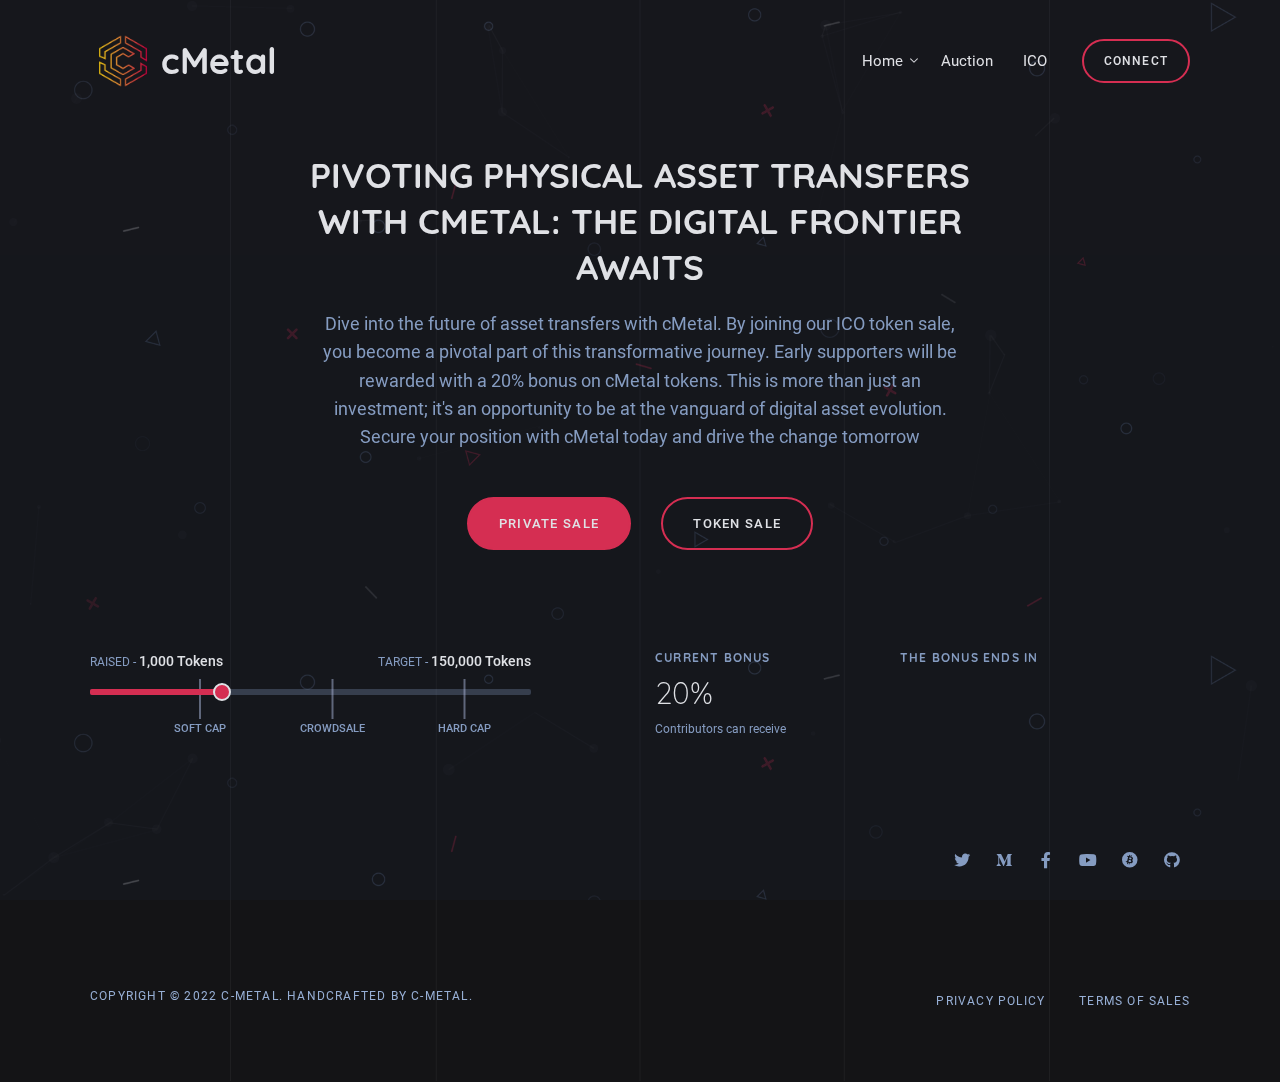
<file: ico.html>
<!DOCTYPE html>
<html lang="zxx" class="js">
  
<!-- Mirrored from cmetal.link/ico.html by HTTrack Website Copier/3.x [XR&CO'2014], Wed, 04 Oct 2023 08:53:21 GMT -->
<head>
    <meta charset="utf-8" />
    <meta name="author" content="Softnio" />
    <meta
      name="viewport"
      content="width=device-width, initial-scale=1, shrink-to-fit=no"
    />
    <meta name="description" content="" />
    <!-- Fav Icon  -->
    <link rel="icon" href="favicons/favicon.ico" />
    <link rel="apple-touch-icon" href="favicons/apple-touch-icon.png" />
    <!--
      manifest.json provides metadata used when your web app is installed on a
      user's mobile device or desktop. See https://developers.google.com/web/fundamentals/web-app-manifest/
    -->
    <link rel="manifest" href="favicons/manifest.json" />
    <!-- Site Title  -->
    <title>cMetal | ICO</title>
    <!-- Bundle and Base CSS -->
    <link rel="stylesheet" href="assets/css/vendor.bundlea166.css?ver=200" />
    <link rel="stylesheet" href="assets/css/style-azaleaa166.css?ver=200" />
    <!-- Extra CSS -->
    <link rel="stylesheet" href="assets/css/themea166.css?ver=200" />
  </head>

  <body class="nk-body body-wider bg-theme">
    <div class="nk-wrap">
      <header
        class="nk-header page-header is-transparent is-sticky is-dark"
        id="header"
      >
        <!-- Header @s -->
        <div class="header-main">
          <div class="header-container container container-xxl">
            <div class="header-wrap">
              <!-- Logo @s -->
              <div
                class="header-logo logo animated"
                data-animate="fadeInDown"
                data-delay=".6"
              >
                <a href="index-2.html" class="logo-link">
                  <img
                    class="logo-dark"
                    src="images/logo/logo.png"
                    alt="logo"
                  />
                  <img
                    class="logo-light"
                    src="images/logo/logo.png"
                    alt="logo"
                  />
                  <h2 class="brand-name">cMetal</h2>
                </a>
              </div>
              <!-- Menu Toogle @s -->
              <div class="header-nav-toggle">
                <a
                  href="#"
                  class="navbar-toggle"
                  data-menu-toggle="header-menu"
                >
                  <div class="toggle-line">
                    <span></span>
                  </div>
                </a>
              </div>
              <!-- Menu @s -->
              <div
                class="header-navbar animated"
                data-animate="fadeInDown"
                data-delay=".6"
              >
                <nav class="header-menu" id="header-menu">
                  <ul class="menu">
                    <li class="menu-item has-sub">
                      <a
                        class="menu-link nav-link menu-toggle"
                        href="index-2.html"
                        >Home</a
                      >
                      <div class="menu-sub menu-drop menu-mega menu-mega-2clmn">
                        <div class="menu-mega-innr">
                          <ul class="menu-mega-list">
                            <li class="menu-item">
                              <a href="index-2.html#!ecosystems">Ecosystems</a>
                            </li>
                            <li class="menu-item">
                              <a href="index-2.html#!tokensale">Tokens</a>
                            </li>
                            <li class="menu-item">
                              <a href="index-2.html#!roadmap">Roadmap</a>
                            </li>
                            <li class="menu-item">
                              <a href="index-2.html#!our-partners"
                                >Our Partners</a
                              >
                            </li>
                            <!-- <li class="menu-item">
                              <a href="index.html#!press-news-section"
                                >In press</a
                              >
                            </li> -->
                          </ul>
                          <ul class="menu-mega-list">
                            <li class="menu-item">
                              <a href="index-2.html#!press-news-section">News</a>
                            </li>
                            <li class="menu-item">
                              <a href="index-2.html#!faqs">FAQS</a>
                            </li>
                            <li class="menu-item">
                              <a href="index-2.html#!contact">Contact Us</a>
                            </li>
                          </ul>
                        </div>
                      </div>
                    </li>
                    <li class="menu-item">
                      <a class="menu-link nav-link" href="auction.html"
                        >Auction</a
                      >
                      <!-- <div class="menu-sub menu-drop menu-mega menu-mega-2clmn">
                                          <div class="menu-mega-innr">
                                              <ul class="menu-mega-list">
                                                  <li class="menu-item"><a class="menu-link nav-link" href="page-about.html">About Us - Base</a></li>
                                                  <li class="menu-item"><a class="menu-link nav-link" href="page-about-v2.html">About Us - Linum</a></li>
                                                  <li class="menu-item"><a class="menu-link nav-link" href="page-about-v3.html">About Us - Cyanus<span class="badge badge-dot"></span></a></li>
                                                  <li class="menu-item"><a class="menu-link nav-link" href="page-team.html">Our Teams</a></li>
                                                  <li class="menu-item"><a class="menu-link nav-link" href="page-wallets.html">Wallets -v1</a></li>
                                                  <li class="menu-item"><a class="menu-link nav-link" href="page-wallets-v2.html">Wallets -v2</a></li>
                                                  <li class="menu-item"><a class="menu-link nav-link" href="page-features.html">Features</a></li>
                                                  <li class="menu-item"><a class="menu-link nav-link" href="page-token-sale.html">Token Sale</a></li>
                                                  <li class="menu-item"><a class="menu-link nav-link" href="page-roadmap.html">Roadmap</a></li>
                                              </ul>
                                              <ul class="menu-mega-list">
                                                  <li class="menu-item"><a class="menu-link nav-link" href="page-download.html">Download</a></li>
                                                  <li class="menu-item"><a class="menu-link nav-link" href="page-faq.html">FAQs</a></li>
                                                  <li class="menu-item"><a class="menu-link nav-link" href="page-contact.html">Contact - Base</a></li>
                                                  <li class="menu-item"><a class="menu-link nav-link" href="page-contact-v2.html">Contact - Cyanus<span class="badge badge-dot"></span></a></li>
                                                  <li class="menu-item"><a class="menu-link nav-link" href="page-exchange.html">Exchange - Cyanus<span class="badge badge-dot"></span></a></li>
                                                  <li class="menu-item"><a class="menu-link nav-link" href="page-partner.html">Partner - Cyanus<span class="badge badge-dot"></span></a></li>
                                                  <li class="menu-item"><a class="menu-link nav-link" href="page-mission.html">Mission - Cyanus<span class="badge badge-dot"></span></a></li>
                                                  <li class="menu-item"><a class="menu-link nav-link" href="page-career.html">Career - Cyanus<span class="badge badge-dot"></span></a></li>
                                              </ul>
                                          </div>
                                      </div> -->
                    </li>
                    <li class="menu-item">
                      <a class="menu-link nav-link" href="ico.html">ICO</a>
                      <!-- <div class="menu-sub menu-drop menu-mega menu-mega-2clmn">
                                          <div class="menu-mega-innr">
                                              <ul class="menu-mega-list">
                                                  <li class="menu-item"><a class="menu-link nav-link" href="page-about.html">About Us - Base</a></li>
                                                  <li class="menu-item"><a class="menu-link nav-link" href="page-about-v2.html">About Us - Linum</a></li>
                                                  <li class="menu-item"><a class="menu-link nav-link" href="page-about-v3.html">About Us - Cyanus<span class="badge badge-dot"></span></a></li>
                                                  <li class="menu-item"><a class="menu-link nav-link" href="page-team.html">Our Teams</a></li>
                                                  <li class="menu-item"><a class="menu-link nav-link" href="page-wallets.html">Wallets -v1</a></li>
                                                  <li class="menu-item"><a class="menu-link nav-link" href="page-wallets-v2.html">Wallets -v2</a></li>
                                                  <li class="menu-item"><a class="menu-link nav-link" href="page-features.html">Features</a></li>
                                                  <li class="menu-item"><a class="menu-link nav-link" href="page-token-sale.html">Token Sale</a></li>
                                                  <li class="menu-item"><a class="menu-link nav-link" href="page-roadmap.html">Roadmap</a></li>
                                              </ul>
                                              <ul class="menu-mega-list">
                                                  <li class="menu-item"><a class="menu-link nav-link" href="page-download.html">Download</a></li>
                                                  <li class="menu-item"><a class="menu-link nav-link" href="page-faq.html">FAQs</a></li>
                                                  <li class="menu-item"><a class="menu-link nav-link" href="page-contact.html">Contact - Base</a></li>
                                                  <li class="menu-item"><a class="menu-link nav-link" href="page-contact-v2.html">Contact - Cyanus<span class="badge badge-dot"></span></a></li>
                                                  <li class="menu-item"><a class="menu-link nav-link" href="page-exchange.html">Exchange - Cyanus<span class="badge badge-dot"></span></a></li>
                                                  <li class="menu-item"><a class="menu-link nav-link" href="page-partner.html">Partner - Cyanus<span class="badge badge-dot"></span></a></li>
                                                  <li class="menu-item"><a class="menu-link nav-link" href="page-mission.html">Mission - Cyanus<span class="badge badge-dot"></span></a></li>
                                                  <li class="menu-item"><a class="menu-link nav-link" href="page-career.html">Career - Cyanus<span class="badge badge-dot"></span></a></li>
                                              </ul>
                                          </div>
                                      </div> -->
                    </li>
                    <!-- <li class="menu-item has-sub">
                                      <a class="menu-link nav-link menu-toggle" href="#">Blog & Misc</a>
                                      <ul class="menu-sub menu-drop">
                                          <li class="menu-item has-sub">
                                              <a class="menu-link nav-link menu-toggle" href="#">Blog Pages</a>
                                              <ul class="menu-sub menu-drop">
                                                  <li class="menu-item"><a class="menu-link nav-link" href="blog-3clmn.html">Blog 3 Column</a></li>
                                                  <li class="menu-item"><a class="menu-link nav-link" href="blog-sidebar-left.html">Blog Sidebar - Left</a></li>
                                                  <li class="menu-item"><a class="menu-link nav-link" href="blog-sidebar-right.html">Blog Sidebar - Right</a></li>
                                                  <li class="menu-item"><a class="menu-link nav-link" href="blog-details.html">Blog Single - Sidebar</a></li>
                                                  <li class="menu-item"><a class="menu-link nav-link" href="blog-details-full.html">Blog Single - Full Width</a></li>
                                              </ul>
                                          </li>
                                          <li class="menu-item has-sub">
                                              <a class="menu-link nav-link menu-toggle" href="#">Auth Pages</a>
                                              <ul class="menu-sub menu-drop">
                                                  <li class="menu-item"><a class="menu-link nav-link" href="page-login.html">Login - v1</a></li>
                                                  <li class="menu-item"><a class="menu-link nav-link" href="page-register.html">Register - v1</a></li>
                                                  <li class="menu-item"><a class="menu-link nav-link" href="page-reset.html">Reset - v1</a></li>
                                                  <li class="menu-item"><a class="menu-link nav-link" href="page-login-v2.html">Login - v2</a></li>
                                                  <li class="menu-item"><a class="menu-link nav-link" href="page-register-v2.html">Register - v2</a></li>
                                                  <li class="menu-item"><a class="menu-link nav-link" href="page-reset-v2.html">Reset - v2</a></li>
                                              </ul>
                                          </li>
                                          <li class="menu-item has-sub">
                                              <a class="menu-link nav-link menu-toggle" href="#">Coming Soon</a>
                                              <ul class="menu-sub menu-drop">
                                                  <li class="menu-item"><a class="menu-link nav-link" href="coming-soon-azalea.html" target="_blank">Coming Soon - Azalea</a></li>
                                                  <li class="menu-item"><a class="menu-link nav-link" href="coming-soon-gentian.html" target="_blank">Coming Soon - Gentian</a></li>
                                                  <li class="menu-item"><a class="menu-link nav-link" href="coming-soon-gentian-alt.html" target="_blank">Coming Soon - Gentian Alt</a></li>
                                                  <li class="menu-item"><a class="menu-link nav-link" href="coming-soon-dark.html" target="_blank">Coming Soon - Dark</a></li>
                                                  <li class="menu-item"><a class="menu-link nav-link" href="coming-soon-light.html" target="_blank">Coming Soon - Light</a></li>
                                              </ul>
                                          </li>
                                          <li class="menu-item has-sub">
                                              <a class="menu-link nav-link menu-toggle" href="#">Error 404</a>
                                              <ul class="menu-sub menu-drop">
                                                  <li class="menu-item"><a class="menu-link nav-link" href="error-404-gentian.html" target="_blank">404 - Gentian</a></li>
                                                  <li class="menu-item"><a class="menu-link nav-link" href="error-404-gentian-alt.html" target="_blank">404 - Gentian Alt</a></li>
                                                  <li class="menu-item"><a class="menu-link nav-link" href="error-404-azalea.html" target="_blank">404 - Azalea</a></li>
                                                  <li class="menu-item"><a class="menu-link nav-link" href="error-404-dark.html" target="_blank">404 - Dark</a></li>
                                                  <li class="menu-item"><a class="menu-link nav-link" href="error-404-light.html" target="_blank">404 - Light</a></li>
                                              </ul>
                                          </li>
                                      </ul>
                                  </li>
                                  <li class="menu-item has-sub">
                                      <a class="menu-link nav-link menu-toggle" href="#">Elements</a>
                                      <div class="menu-sub menu-drop menu-mega menu-mega-2clmn">
                                          <div class="menu-mega-innr">
                                              <ul class="menu-mega-list">
                                                  <li class="menu-item"><a href="element-alert.html">Alert</a></li>
                                                  <li class="menu-item"><a href="element-button.html">Buttons</a></li>
                                                  <li class="menu-item"><a href="element-content.html">Contents</a></li>
                                                  <li class="menu-item"><a href="element-table.html">Tables</a></li>
                                                  <li class="menu-item"><a href="element-video.html">Videos</a></li>
                                                  <li class="menu-item"><a href="element-typography.html">Typography</a></li>
                                                  <li class="menu-item"><a href="element-progress-bar.html">Progress Bar</a></li>
                                                  <li class="menu-item"><a href="element-form.html">Form Elements</a></li>
                                                  <li class="menu-item"><a href="element-icon.html">Custom Icons<span class="badge badge-xs badge-info">v1.6.2</span></a></li>
                                              </ul>
                                              <ul class="menu-mega-list">
                                                  <li class="menu-item"><a href="element-tab.html">Tabs</a></li>
                                                  <li class="menu-item"><a href="element-grid.html">Grids</a></li>
                                                  <li class="menu-item"><a href="element-color.html">Colors</a></li>
                                                  <li class="menu-item"><a href="element-modal.html">Modals</a></li>
                                                  <li class="menu-item"><a href="element-chart.html">Charts</a></li>
                                                  <li class="menu-item"><a href="element-notification.html">Notification</a></li>
                                                  <li class="menu-item"><a href="element-countdown.html">Countdown</a></li>
                                                  <li class="menu-item"><a href="element-accordion.html">Accordions</a></li>
                                              </ul>
                                          </div>
                                      </div>
                                  </li>
                                  <li class="menu-item has-sub">
                                      <a class="menu-link nav-link menu-toggle" href="#">Blocks</a>
                                      <div class="menu-sub menu-drop menu-mega menu-mega-2clmn">
                                          <div class="menu-mega-innr">
                                              <ul class="menu-mega-list">
                                                  <li class="menu-item"><a href="block-navbar.html">Navbar</a></li>
                                                  <li class="menu-item"><a href="block-page-header.html">Page Header</a></li>
                                                  <li class="menu-item"><a href="block-footer.html">Footer</a></li>
                                                  <li class="menu-item"><a href="block-team.html">Team</a></li>
                                                  <li class="menu-item"><a href="block-banner.html">Banner <span class="badge badge-xs badge-hot">Hot</span></a></li>
                                                  <li class="menu-item"><a href="block-faq.html">FAQs</a></li>
                                                  <li class="menu-item"><a href="block-subscribe.html">Subscribe</a></li>
                                              </ul>
                                              <ul class="menu-mega-list">
                                                  <li class="menu-item"><a href="block-roadmap.html">Roadmaps</a></li>
                                                  <li class="menu-item"><a href="block-partner.html">Partners</a></li>
                                                  <li class="menu-item"><a href="block-token-info.html">Token Info</a></li>
                                                  <li class="menu-item"><a href="block-feature-card.html">Features Card</a></li>
                                                  <li class="menu-item"><a href="block-feature-panel.html">Features Panel</a></li>
                                                  <li class="menu-item"><a href="block-auth.html">Login / Register</a></li>
                                                  <li class="menu-item"><a href="block-contact.html">Contact</a></li>
                                              </ul>
                                          </div>
                                      </div>
                                  </li> -->
                  </ul>
                  <ul class="menu-btns">
                    <li>
                      <a
                        class="btn btn-md btn-thin btn-outline btn-auto btn-primary btn-round no-change"
                        ><span>Connect</span></a
                      >
                    </li>
                  </ul>
                </nav>
              </div>
              <!-- .header-navbar @e -->
            </div>
          </div>
        </div>
        <!-- .header-main @e -->
        <div class="banner banner-fs tc-light">
          <div class="nk-block nk-block-header nk-block-sm my-auto">
            <div class="container pt-5">
              <div class="banner-caption text-center">
                <h1
                  class="title title-xl-2 ttu animated"
                  data-animate="fadeInUp"
                  data-delay="0.7"
                >
                PIVOTING PHYSICAL ASSET TRANSFERS WITH CMETAL: THE DIGITAL 
                FRONTIER AWAITS
                </h1>
                <div class="row justify-content-center pb-3">
                  <div class="col-sm-11 col-xl-11 col-xxl-8">
                    <p
                      class="lead animated"
                      data-animate="fadeInUp"
                      data-delay="0.8"
                    >
                    Dive into the future of asset transfers with cMetal. By joining our ICO token sale, you 
                    become a pivotal part of this transformative journey. Early supporters will be rewarded with 
                    a 20% bonus on cMetal tokens. This is more than just an investment; it's an opportunity to 
                    be at the vanguard of digital asset evolution. Secure your position with cMetal today and 
                    drive the change tomorrow
                    </p>
                  </div>
                </div>
                <div class="cpn-action">
                  <ul class="btn-grp mx-auto">
                    <li
                      class="animated"
                      data-animate="fadeInUp"
                      data-delay="0.9"
                    >
                      <a href="#" class="btn btn-primary btn-round"
                        >PRIVATE SALE</a
                      >
                    </li>
                    <li class="animated" data-animate="fadeInUp" data-delay="1">
                      <a
                        href="#tokensale"
                        class="menu-link btn btn-round btn-outline btn-primary"
                        >TOKEN SALE</a
                      >
                    </li>
                  </ul>
                </div>
              </div>
            </div>
          </div>
          <div class="nk-block nk-block-status">
            <div class="container container-xxl">
              <div class="row gutter-vr-40px justify-content-between">
                <div class="col-xxl-6 col-xl-5 col-lg-5">
                  <div
                    class="progress-wrap progress-wrap-point animated"
                    data-animate="fadeInUp"
                    data-delay="0.8"
                  >
                    <ul class="progress-info progress-info-s2">
                      <li>Raised - <span>1,000 Tokens</span></li>
                      <li class="text-end">
                        Target - <span>150,000 Tokens</span>
                      </li>
                    </ul>
                    <div class="progress-bar progress-bar-xs">
                      <div
                        class="progress-percent progress-percent-s2"
                        data-percent="30"
                      ></div>
                      <div class="progress-point" data-point="25">Soft Cap</div>
                      <div class="progress-point" data-point="55">
                        Crowdsale
                      </div>
                      <div class="progress-point" data-point="85">Hard Cap</div>
                    </div>
                  </div>
                </div>
                <div
                  class="col-xxl-5 col-xl-6 col-lg-7 text-center text-sm-start"
                >
                  <div class="row justify-content-around gutter-vr-30px">
                    <div class="col-sm-4 col-md-6 col-lg-4 col-xl-5">
                      <div
                        class="status-info animated"
                        data-animate="fadeInUp"
                        data-delay="0.9"
                      >
                        <h6 class="title title-xxs tc-default status-title ttu">
                          Current Bonus
                        </h6>
                        <h3 class="fz-3 fw-3 status-percent">20%</h3>
                        <div class="fz-8">Contributors can receive</div>
                      </div>
                    </div>
                    <div class="col-sm-8 col-md-6 col-lg-7 col-xl-7">
                      <div
                        class="status-countdown float-sm-end animated"
                        data-animate="fadeInUp"
                        data-delay="1"
                      >
                        <h6 class="title title-xxs tc-default status-title ttu">
                          The Bonus ends in
                        </h6>
                        <div
                          class="countdown justify-content-center justify-content-sm-start countdown-s3 countdown-s3-alt"
                          data-date="2022/06/11"
                          data-min-text="Minutes"
                          data-sec-text="Seconds"
                        ></div>
                      </div>
                    </div>
                  </div>
                </div>
              </div>
            </div>
          </div>
          <div class="nk-block nk-block-actions">
            <div class="container container-xxl">
              <div class="row gutter-vr-40px align-items-center">
                <!-- <div
                  class="col-sm-7 d-flex justify-content-center justify-content-sm-start"
                >
                  <ul
                    class="btn-grp btn-grp-break justify-content-center justify-content-sm-start gutter-vr-20px"
                  >
                    <li
                      class="animated"
                      data-animate="fadeInUp"
                      data-delay="0.8"
                    >
                      <a
                        href="https://www.youtube.com/watch?v=SSo_EIwHSd4"
                        class="link link-light link-break video-popup"
                        ><em
                          class="icon-circle icon-border icon-animation fas fa-play"
                        ></em
                        ><span>How it Works</span></a
                      >
                    </li>
                    <li
                      class="animated"
                      data-animate="fadeInUp"
                      data-delay="0.9"
                    >
                      <a href="#" class="link link-light link-break"
                        ><em
                          class="icon-circle icon-border far fa-lightbulb"
                        ></em
                        ><span>Why buy Tokens now?</span></a
                      >
                    </li>
                  </ul>
                </div> -->
                <div class="col-sm-5">
                  <ul
                    class="social-links social-links-s2 justify-content-center justify-content-sm-end animated"
                    data-animate="fadeInUp"
                    data-delay="1"
                  >
                    <li>
                      <a href="#"><em class="fab fa-twitter"></em></a>
                    </li>
                    <li>
                      <a href="#"><em class="fab fa-medium-m"></em></a>
                    </li>
                    <li>
                      <a href="#"><em class="fab fa-facebook-f"></em></a>
                    </li>
                    <li>
                      <a href="#"><em class="fab fa-youtube"></em></a>
                    </li>
                    <li>
                      <a href="#"><em class="fab fa-bitcoin"></em></a>
                    </li>
                    <li>
                      <a href="#"><em class="fab fa-github"></em></a>
                    </li>
                  </ul>
                </div>
              </div>
            </div>
          </div>
          <!-- Place Particle Js -->
          <div
            id="particles-bg"
            class="particles-container is-fixed particles-bg op-20"
          ></div>
        </div>
      </header>
      <footer class="nk-footer-bar section section-s tc-light">
        <div class="container container-xxl">
          <div class="row gutter-vr-10px">
            <div class="col-lg-6 order-lg-last text-lg-end">
              <ul class="footer-nav">
                <li><a href="#">Privacy Policy</a></li>
                <li><a href="#">Terms of sales</a></li>
              </ul>
            </div>
            <div class="col-lg-6">
              <div class="copyright-text copyright-text-s2">
                Copyright &copy; 2022 C-Metal. Handcrafted by
                <a href="#">C-Metal</a>.
              </div>
            </div>
          </div>
        </div>
      </footer>
      <div class="nk-ovm nk-ovm-repeat nk-ovm-fixed shape-i">
        <div class="ovm-line"></div>
      </div>
    </div>
    <!-- preloader -->
    <div class="preloader preloader-alt no-split">
      <span class="spinner spinner-alt"
        ><img class="spinner-brand" src="images/logo/logo.png" alt=""
      /></span>
    </div>
    <!-- JavaScript -->
    <script src="assets/js/jquery.bundlea166.js?ver=200"></script>
    <script src="assets/js/scriptsa166.js?ver=200"></script>
    <script src="assets/js/chartsa166.js?ver=200"></script>
    <script src="assets/js/chartsa166.js?ver=200"></script>
  </body>

<!-- Mirrored from cmetal.link/ico.html by HTTrack Website Copier/3.x [XR&CO'2014], Wed, 04 Oct 2023 08:53:21 GMT -->
</html>
</file>
<file: assets/css/themea166.css>
/*!
Template :	ICOCrypto @by Softnio
Theme	 :  Default
* Version	 :	2.0.0
* Updated	 :	03/08/2022
*/
/*! WRITE YOUR CUSTOM STYLE **/
</file>
